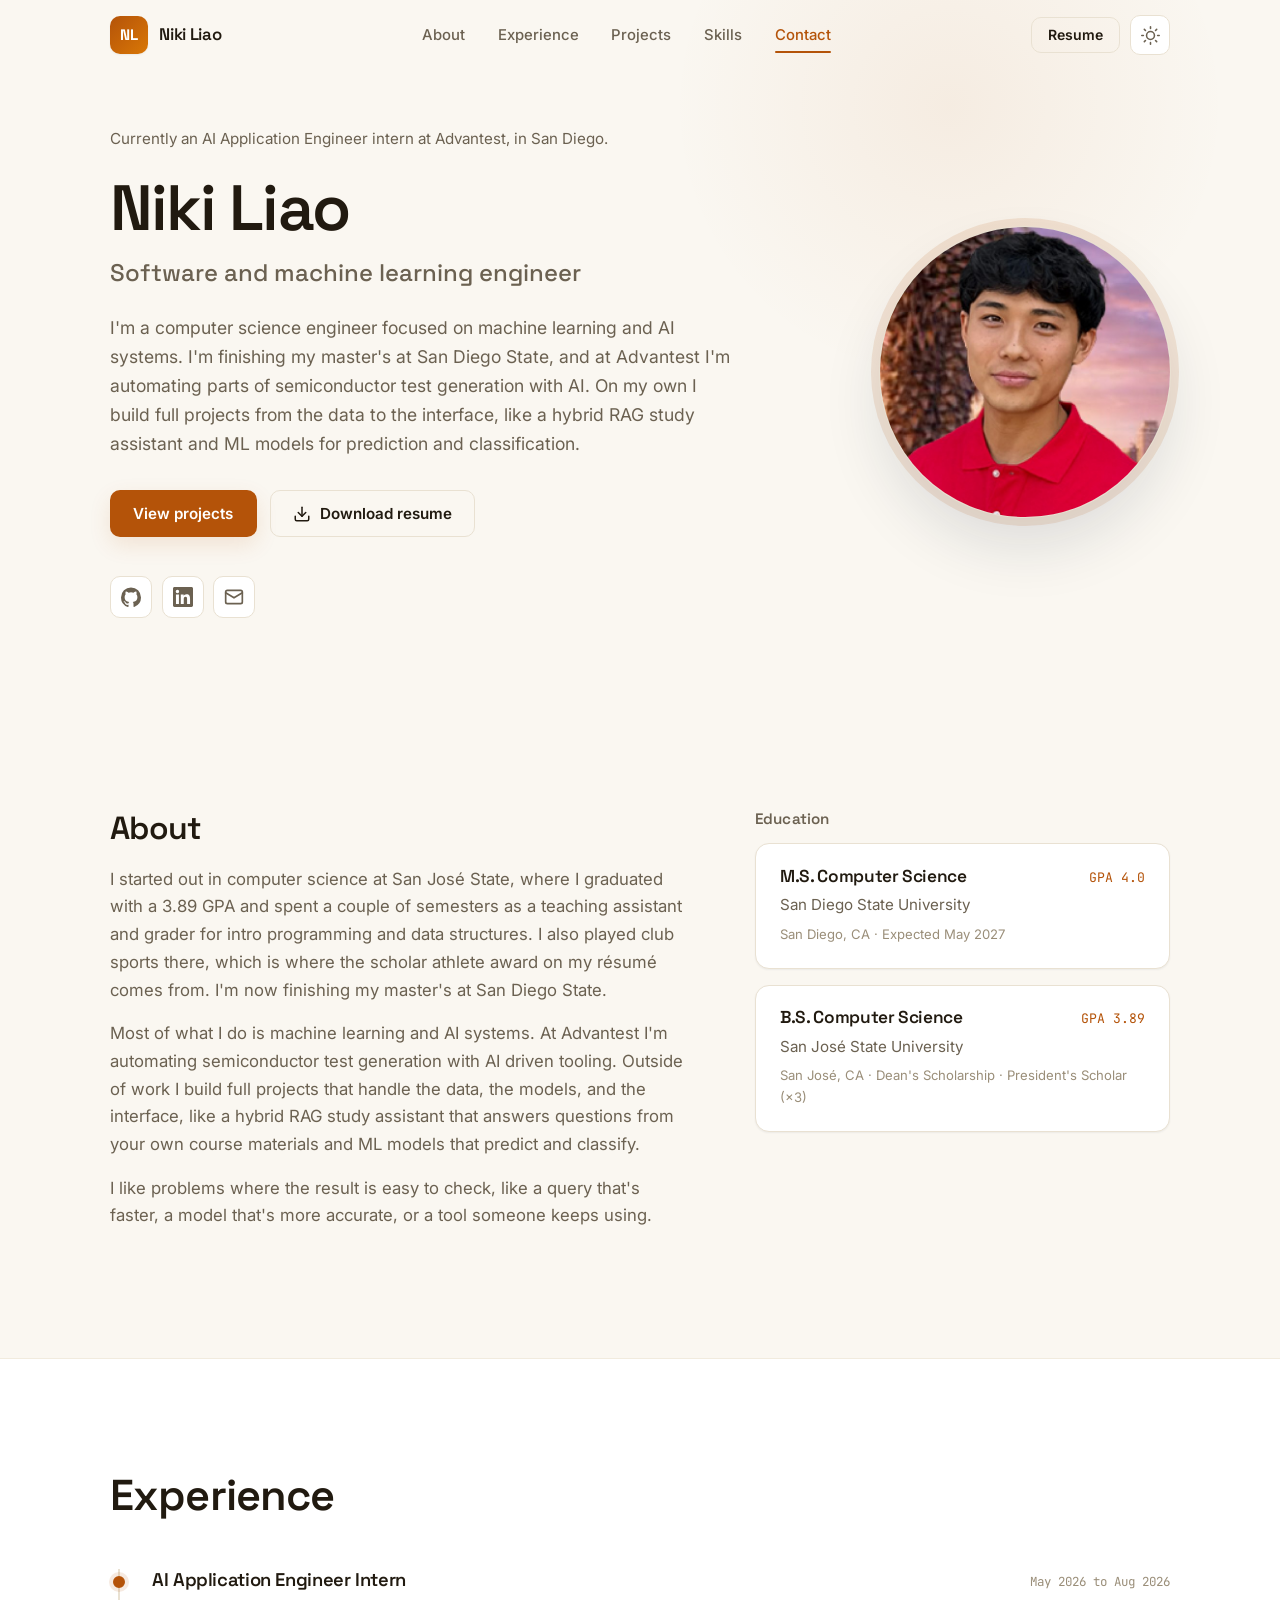
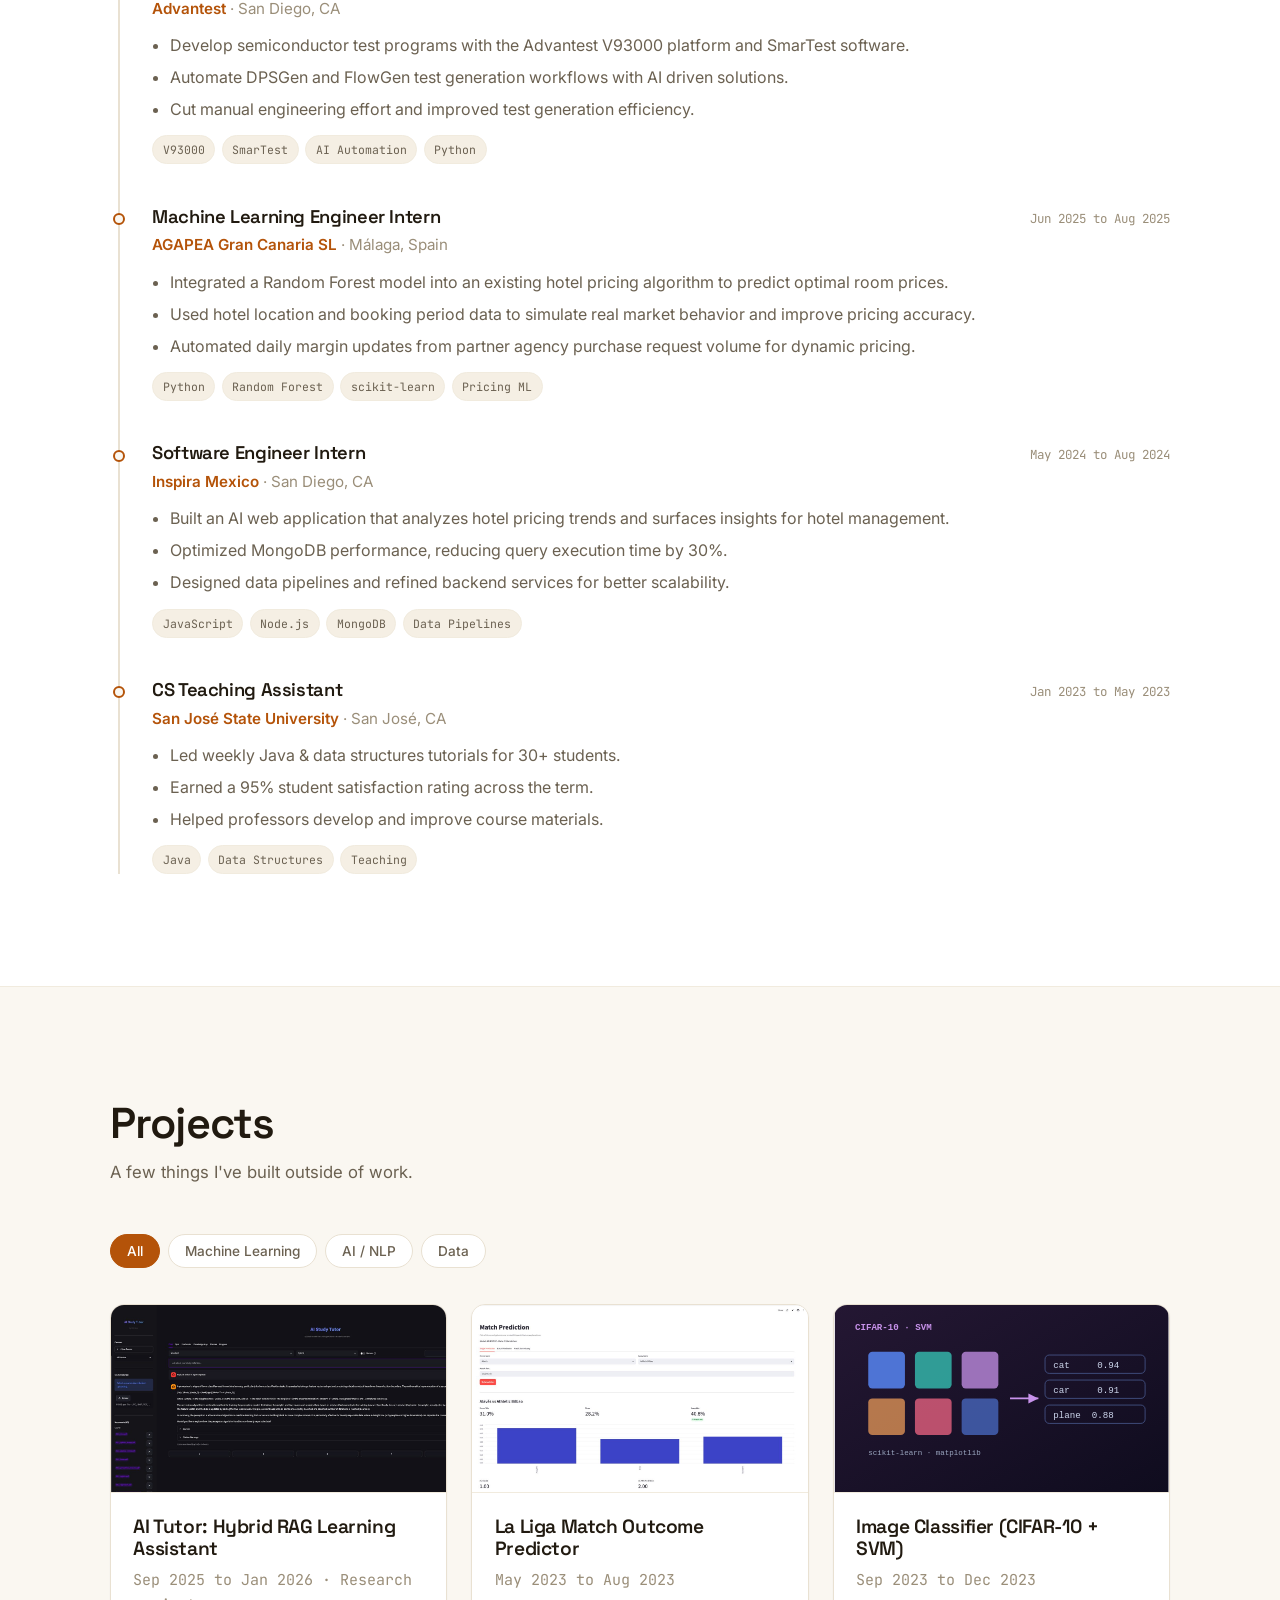
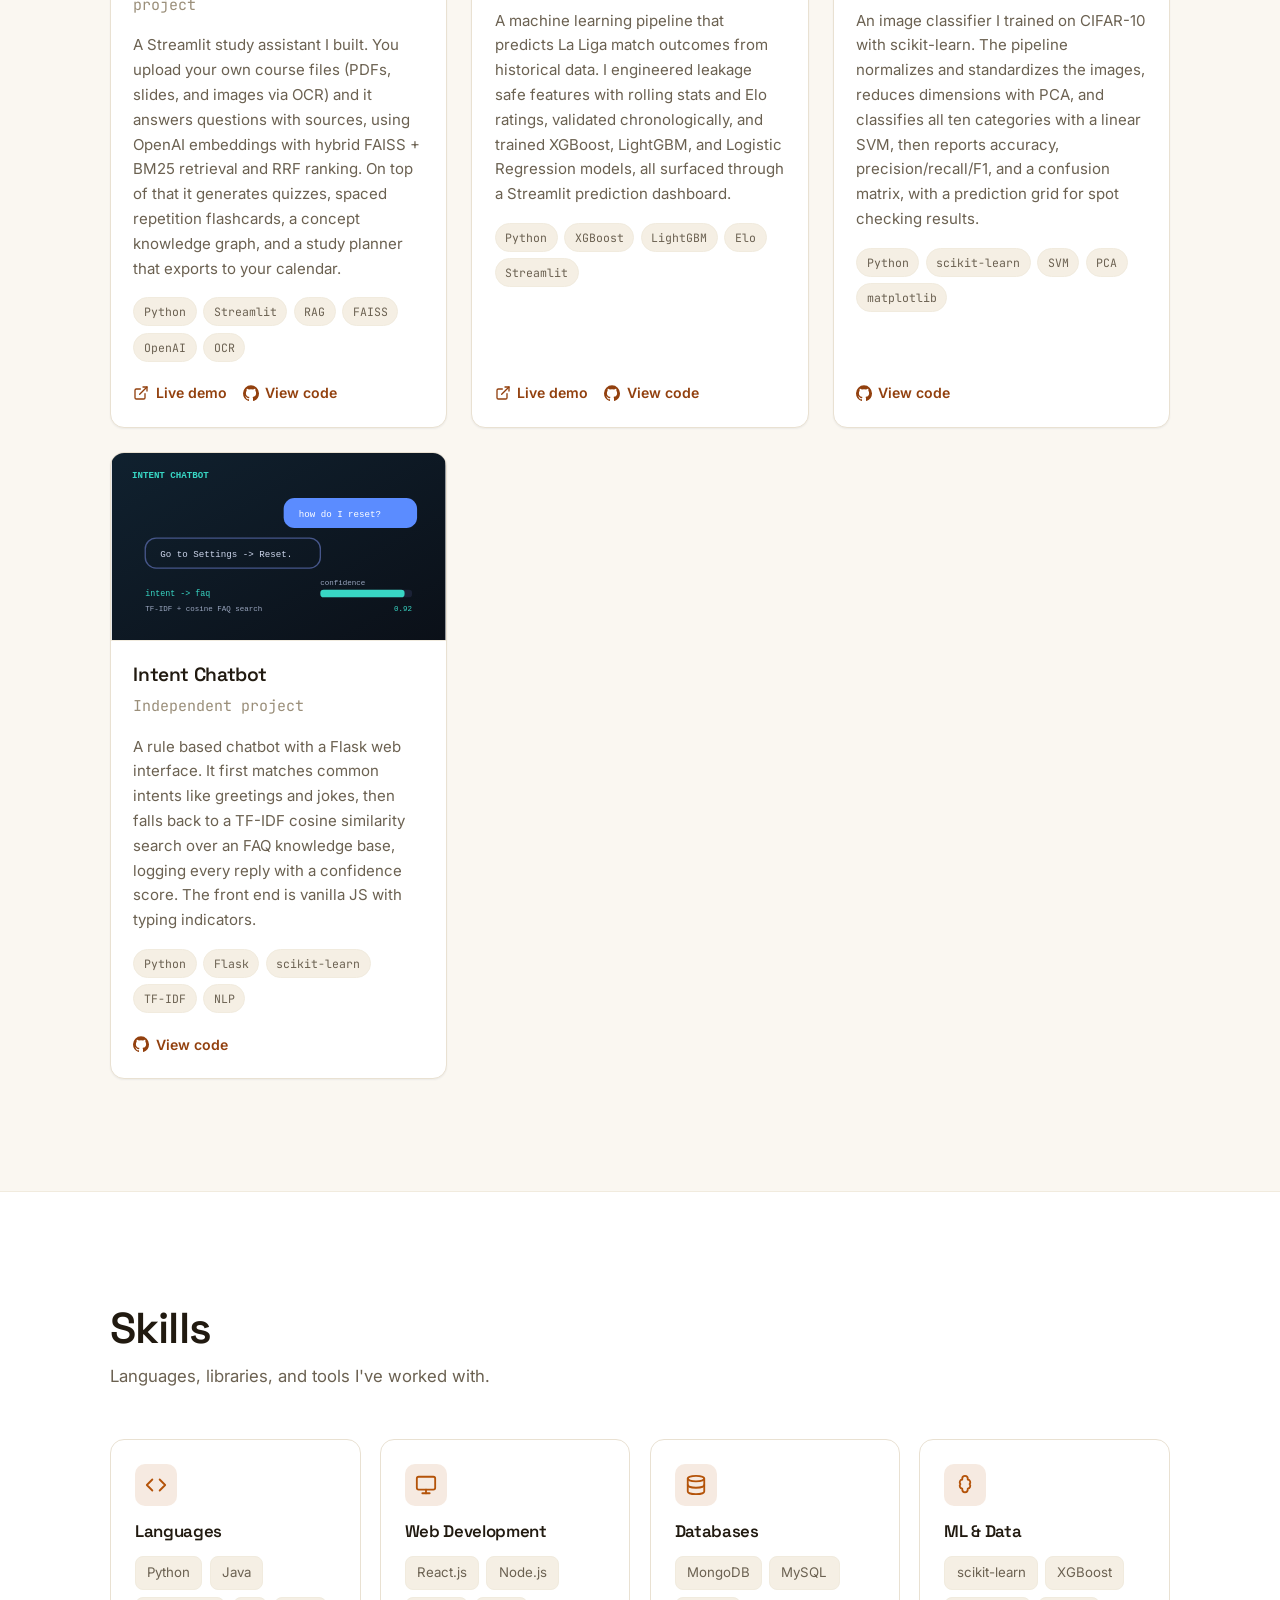
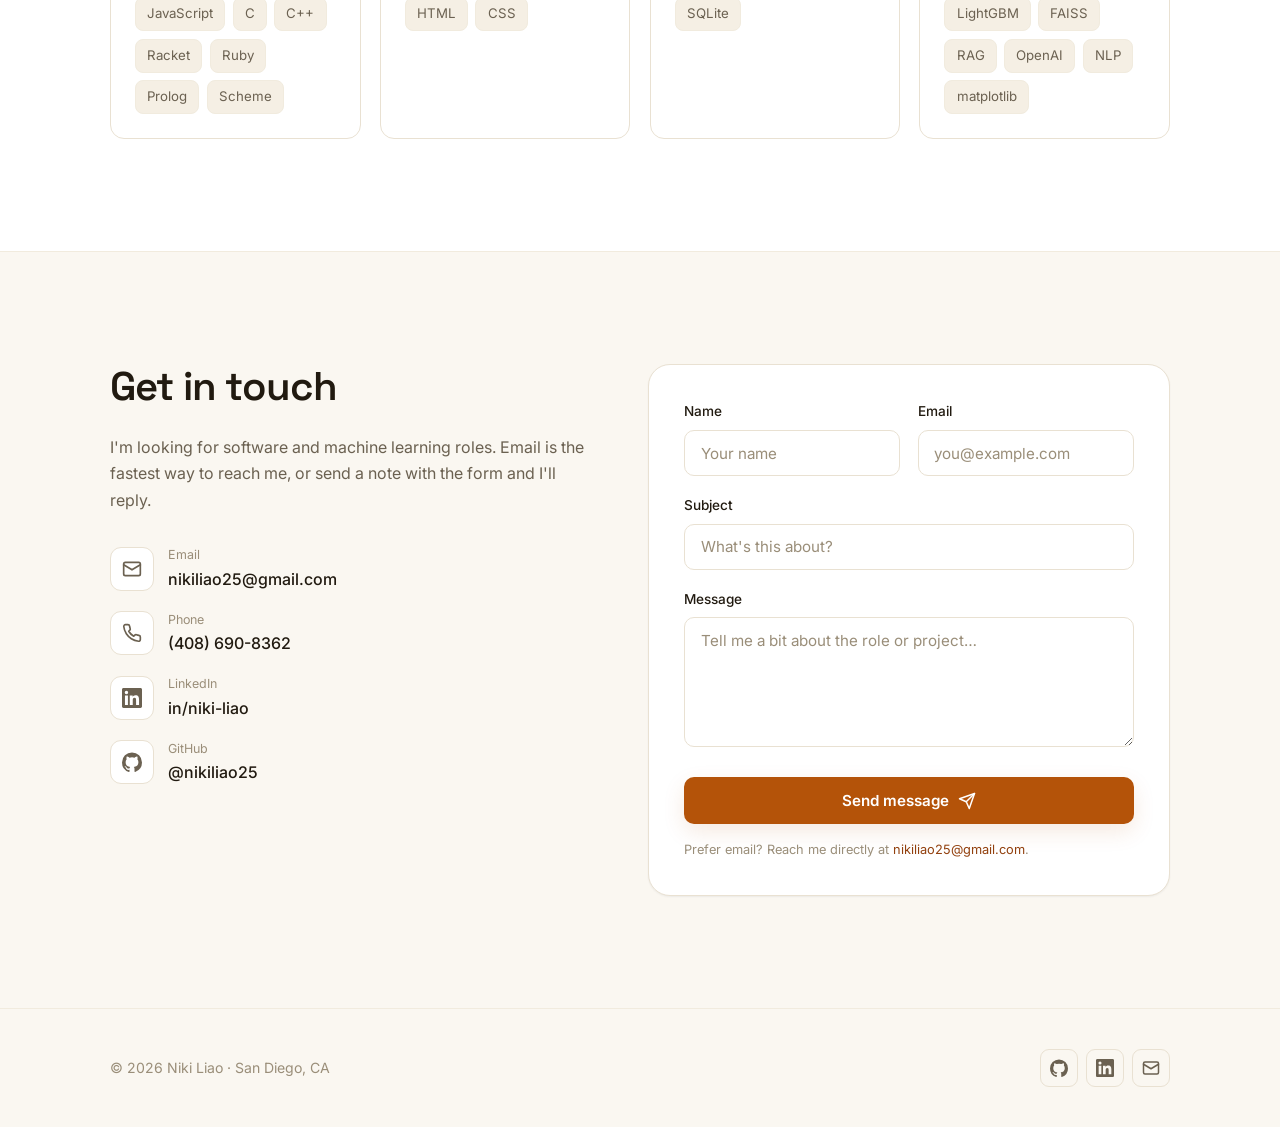
<file: index.html>
<!DOCTYPE html>
<html lang="en" data-theme="dark">
<head>
  <meta charset="utf-8" />
  <meta name="viewport" content="width=device-width, initial-scale=1" />

  <title>Niki Liao · Software &amp; Machine Learning Engineer</title>
  <meta name="description" content="Niki Liao is a software and machine learning engineer in San Diego. MS Computer Science at SDSU. Building AI driven systems, RAG applications, and ML pipelines." />
  <meta name="author" content="Niki Liao" />
  <meta name="theme-color" content="#14110b" />
  <link rel="canonical" href="https://nikiliao25.github.io/Niki_Portfolio/" />

  <!-- Open Graph / Twitter -->
  <meta property="og:type" content="website" />
  <meta property="og:title" content="Niki Liao · Software &amp; Machine Learning Engineer" />
  <meta property="og:description" content="MS Computer Science @ SDSU. Building AI driven systems, RAG applications, and ML pipelines." />
  <meta property="og:image" content="https://nikiliao25.github.io/Niki_Portfolio/images/og-image.png" />
  <meta property="og:url" content="https://nikiliao25.github.io/Niki_Portfolio/" />
  <meta name="twitter:card" content="summary_large_image" />
  <meta name="twitter:title" content="Niki Liao · Software &amp; Machine Learning Engineer" />
  <meta name="twitter:description" content="MS Computer Science @ SDSU. Building AI driven systems, RAG applications, and ML pipelines." />
  <meta name="twitter:image" content="https://nikiliao25.github.io/Niki_Portfolio/images/og-image.png" />

  <!-- Favicon: NL monogram -->
  <link rel="icon" href="data:image/svg+xml,%3Csvg xmlns='http://www.w3.org/2000/svg' viewBox='0 0 64 64'%3E%3Cdefs%3E%3ClinearGradient id='g' x1='0' y1='0' x2='1' y2='1'%3E%3Cstop offset='0' stop-color='%23f59e0b'/%3E%3Cstop offset='1' stop-color='%23fbbf24'/%3E%3C/linearGradient%3E%3C/defs%3E%3Crect width='64' height='64' rx='14' fill='url(%23g)'/%3E%3Ctext x='50%25' y='52%25' font-family='Arial,sans-serif' font-size='30' font-weight='700' fill='%2314110b' text-anchor='middle' dominant-baseline='middle'%3ENL%3C/text%3E%3C/svg%3E" />

  <!-- Fonts -->
  <link rel="preconnect" href="https://fonts.googleapis.com" />
  <link rel="preconnect" href="https://fonts.gstatic.com" crossorigin />
  <link href="https://fonts.googleapis.com/css2?family=Inter:wght@400;500;600;700&family=Space+Grotesk:wght@500;600;700&family=JetBrains+Mono:wght@400;500&display=swap" rel="stylesheet" />

  <link rel="stylesheet" href="assets/css/styles.css" />

  <!-- Structured data -->
  <script type="application/ld+json">
  {
    "@context": "https://schema.org",
    "@type": "Person",
    "name": "Niki Liao",
    "jobTitle": "Software & Machine Learning Engineer",
    "email": "mailto:nikiliao25@gmail.com",
    "address": { "@type": "PostalAddress", "addressLocality": "San Diego", "addressRegion": "CA" },
    "alumniOf": ["San José State University", "San Diego State University"],
    "url": "https://nikiliao25.github.io/Niki_Portfolio/",
    "sameAs": ["https://github.com/nikiliao25", "https://www.linkedin.com/in/niki-liao/"]
  }
  </script>
</head>

<body>
  <a class="skip-link" href="#main">Skip to content</a>

  <!-- ===== Header ===== -->
  <header class="site-header" id="header">
    <div class="container nav">
      <a class="brand" href="#top" aria-label="Niki Liao, home">
        <span class="monogram" aria-hidden="true">NL</span>
        <span class="brand-name">Niki Liao</span>
      </a>

      <ul class="nav-links" id="navLinks">
        <li><a href="#about">About</a></li>
        <li><a href="#experience">Experience</a></li>
        <li><a href="#projects">Projects</a></li>
        <li><a href="#skills">Skills</a></li>
        <li><a href="#contact">Contact</a></li>
      </ul>

      <div class="nav-actions">
        <a class="btn btn-ghost" href="assets/Niki_Liao_Resume.pdf" target="_blank" rel="noopener" style="padding:0.6rem 1rem;font-size:0.88rem;">Resume</a>
        <button class="icon-btn theme-toggle" id="themeToggle" aria-label="Toggle color theme">
          <svg class="moon" viewBox="0 0 24 24" fill="none" stroke="currentColor" stroke-width="2" stroke-linecap="round" stroke-linejoin="round"><path d="M21 12.79A9 9 0 1 1 11.21 3 7 7 0 0 0 21 12.79z"/></svg>
          <svg class="sun" viewBox="0 0 24 24" fill="none" stroke="currentColor" stroke-width="2" stroke-linecap="round" stroke-linejoin="round"><circle cx="12" cy="12" r="5"/><path d="M12 1v2M12 21v2M4.22 4.22l1.42 1.42M18.36 18.36l1.42 1.42M1 12h2M21 12h2M4.22 19.78l1.42-1.42M18.36 5.64l1.42-1.42"/></svg>
        </button>
        <button class="icon-btn nav-toggle" id="navToggle" aria-label="Toggle navigation" aria-expanded="false">
          <svg viewBox="0 0 24 24" fill="none" stroke="currentColor" stroke-width="2" stroke-linecap="round"><line x1="3" y1="6" x2="21" y2="6"/><line x1="3" y1="12" x2="21" y2="12"/><line x1="3" y1="18" x2="21" y2="18"/></svg>
        </button>
      </div>
    </div>
  </header>

  <main id="main">
    <span id="top"></span>

    <!-- ===== Hero ===== -->
    <section class="hero" id="hero">
      <div class="container hero-inner reveal">
        <div class="hero-text">
        <p class="hero-now">Currently an AI Application Engineer intern at Advantest, in San Diego.</p>
        <h1>Niki Liao</h1>
        <p class="role">Software and machine learning engineer</p>
        <p class="lead">
          I'm a computer science engineer focused on machine learning and AI
          systems. I'm finishing my master's at San Diego State, and at Advantest
          I'm automating parts of semiconductor test generation with AI. On my own
          I build full projects from the data to the interface, like a hybrid RAG
          study assistant and ML models for prediction and classification.
        </p>

        <div class="hero-actions">
          <a class="btn btn-primary" href="#projects">View projects</a>
          <a class="btn btn-ghost" href="assets/Niki_Liao_Resume.pdf" target="_blank" rel="noopener">
            <svg viewBox="0 0 24 24" fill="none" stroke="currentColor" stroke-width="2" stroke-linecap="round" stroke-linejoin="round"><path d="M21 15v4a2 2 0 0 1-2 2H5a2 2 0 0 1-2-2v-4"/><polyline points="7 10 12 15 17 10"/><line x1="12" y1="15" x2="12" y2="3"/></svg>
            Download resume
          </a>
        </div>

        <div class="hero-socials">
          <a href="https://github.com/nikiliao25" target="_blank" rel="noopener" aria-label="GitHub">
            <svg viewBox="0 0 24 24" fill="currentColor"><path d="M12 .5A12 12 0 0 0 0 12.5a12 12 0 0 0 8.21 11.4c.6.11.82-.26.82-.58v-2c-3.34.73-4.04-1.6-4.04-1.6-.55-1.39-1.34-1.76-1.34-1.76-1.09-.75.08-.73.08-.73 1.2.08 1.84 1.24 1.84 1.24 1.07 1.83 2.81 1.3 3.5.99.11-.78.42-1.3.76-1.6-2.67-.3-5.47-1.33-5.47-5.93 0-1.31.47-2.38 1.24-3.22-.13-.3-.54-1.52.12-3.18 0 0 1.01-.32 3.3 1.23a11.5 11.5 0 0 1 6 0c2.29-1.55 3.3-1.23 3.3-1.23.66 1.66.25 2.88.12 3.18.77.84 1.23 1.91 1.23 3.22 0 4.61-2.8 5.62-5.48 5.92.43.37.81 1.1.81 2.22v3.29c0 .32.22.7.83.58A12 12 0 0 0 24 12.5 12 12 0 0 0 12 .5z"/></svg>
          </a>
          <a href="https://www.linkedin.com/in/niki-liao/" target="_blank" rel="noopener" aria-label="LinkedIn">
            <svg viewBox="0 0 24 24" fill="currentColor"><path d="M20.45 20.45h-3.56v-5.57c0-1.33-.02-3.04-1.85-3.04-1.85 0-2.13 1.45-2.13 2.94v5.67H9.35V9h3.42v1.56h.05c.48-.9 1.64-1.85 3.37-1.85 3.6 0 4.27 2.37 4.27 5.46v6.28zM5.34 7.43a2.06 2.06 0 1 1 0-4.13 2.06 2.06 0 0 1 0 4.13zM7.12 20.45H3.56V9h3.56v11.45zM22.22 0H1.77C.79 0 0 .77 0 1.73v20.54C0 23.22.79 24 1.77 24h20.45c.98 0 1.78-.78 1.78-1.73V1.73C24 .77 23.2 0 22.22 0z"/></svg>
          </a>
          <a href="mailto:nikiliao25@gmail.com" aria-label="Email">
            <svg viewBox="0 0 24 24" fill="none" stroke="currentColor" stroke-width="2" stroke-linecap="round" stroke-linejoin="round"><rect x="2" y="4" width="20" height="16" rx="2"/><path d="m22 7-10 6L2 7"/></svg>
          </a>
        </div>
        </div>

        <div class="hero-photo">
          <img src="images/headshot.jpg" width="300" height="300" alt="Portrait of Niki Liao" />
        </div>
      </div>
    </section>

    <!-- ===== About ===== -->
    <section class="section" id="about">
      <div class="container">
        <div class="about-grid">
          <div class="about-text reveal">
            <h2>About</h2>
            <p>
              I started out in computer science at San José State, where I
              graduated with a 3.89 GPA and spent a couple of semesters as a
              teaching assistant and grader for intro programming and data
              structures. I also played club sports there, which is where the
              scholar athlete award on my résumé comes from. I'm now finishing
              my master's at San Diego State.
            </p>
            <p>
              Most of what I do is machine learning and AI systems. At Advantest
              I'm automating semiconductor test generation with AI driven tooling.
              Outside of work I build full projects that handle the data, the
              models, and the interface, like a hybrid RAG study assistant that
              answers questions from your own course materials and ML models that
              predict and classify.
            </p>
            <p>
              I like problems where the result is easy to check, like a query
              that's faster, a model that's more accurate, or a tool someone
              keeps using.
            </p>
          </div>

          <div class="about-edu reveal">
            <h2 class="edu-title">Education</h2>
            <div class="edu-card">
              <div class="edu-top">
                <h3>M.S. Computer Science</h3>
                <span class="gpa">GPA 4.0</span>
              </div>
              <p class="school">San Diego State University</p>
              <p class="meta">San Diego, CA · Expected May 2027</p>
            </div>
            <div class="edu-card">
              <div class="edu-top">
                <h3>B.S. Computer Science</h3>
                <span class="gpa">GPA 3.89</span>
              </div>
              <p class="school">San José State University</p>
              <p class="meta">San José, CA · Dean's Scholarship · President's Scholar (×3)</p>
            </div>
          </div>
        </div>
      </div>
    </section>

    <!-- ===== Experience ===== -->
    <section class="section" id="experience" style="background:var(--bg-soft);border-block:1px solid var(--border-soft);">
      <div class="container">
        <div class="section-head reveal">
          <h2>Experience</h2>
        </div>

        <div class="timeline">
          <article class="tl-item current reveal">
            <div class="tl-head">
              <h3 class="tl-role">AI Application Engineer Intern</h3>
              <span class="tl-date">May 2026 to Aug 2026</span>
            </div>
            <p class="tl-company">Advantest <span class="loc">· San Diego, CA</span></p>
            <ul class="tl-list">
              <li>Develop semiconductor test programs with the Advantest V93000 platform and SmarTest software.</li>
              <li>Automate DPSGen and FlowGen test generation workflows with AI driven solutions.</li>
              <li>Cut manual engineering effort and improved test generation efficiency.</li>
            </ul>
            <div class="tl-tags">
              <span class="tag">V93000</span><span class="tag">SmarTest</span><span class="tag">AI Automation</span><span class="tag">Python</span>
            </div>
          </article>

          <article class="tl-item reveal">
            <div class="tl-head">
              <h3 class="tl-role">Machine Learning Engineer Intern</h3>
              <span class="tl-date">Jun 2025 to Aug 2025</span>
            </div>
            <p class="tl-company">AGAPEA Gran Canaria SL <span class="loc">· Málaga, Spain</span></p>
            <ul class="tl-list">
              <li>Integrated a Random Forest model into an existing hotel pricing algorithm to predict optimal room prices.</li>
              <li>Used hotel location and booking period data to simulate real market behavior and improve pricing accuracy.</li>
              <li>Automated daily margin updates from partner agency purchase request volume for dynamic pricing.</li>
            </ul>
            <div class="tl-tags">
              <span class="tag">Python</span><span class="tag">Random Forest</span><span class="tag">scikit-learn</span><span class="tag">Pricing ML</span>
            </div>
          </article>

          <article class="tl-item reveal">
            <div class="tl-head">
              <h3 class="tl-role">Software Engineer Intern</h3>
              <span class="tl-date">May 2024 to Aug 2024</span>
            </div>
            <p class="tl-company">Inspira Mexico <span class="loc">· San Diego, CA</span></p>
            <ul class="tl-list">
              <li>Built an AI web application that analyzes hotel pricing trends and surfaces insights for hotel management.</li>
              <li>Optimized MongoDB performance, reducing query execution time by 30%.</li>
              <li>Designed data pipelines and refined backend services for better scalability.</li>
            </ul>
            <div class="tl-tags">
              <span class="tag">JavaScript</span><span class="tag">Node.js</span><span class="tag">MongoDB</span><span class="tag">Data Pipelines</span>
            </div>
          </article>

          <article class="tl-item reveal">
            <div class="tl-head">
              <h3 class="tl-role">CS Teaching Assistant</h3>
              <span class="tl-date">Jan 2023 to May 2023</span>
            </div>
            <p class="tl-company">San José State University <span class="loc">· San José, CA</span></p>
            <ul class="tl-list">
              <li>Led weekly Java &amp; data structures tutorials for 30+ students.</li>
              <li>Earned a 95% student satisfaction rating across the term.</li>
              <li>Helped professors develop and improve course materials.</li>
            </ul>
            <div class="tl-tags">
              <span class="tag">Java</span><span class="tag">Data Structures</span><span class="tag">Teaching</span>
            </div>
          </article>
        </div>
      </div>
    </section>

    <!-- ===== Projects ===== -->
    <section class="section" id="projects">
      <div class="container">
        <div class="section-head reveal">
          <h2>Projects</h2>
          <p>A few things I've built outside of work.</p>
        </div>

        <div class="proj-filters reveal" id="projFilters">
          <button class="filter-btn active" data-filter="all">All</button>
          <button class="filter-btn" data-filter="ml">Machine Learning</button>
          <button class="filter-btn" data-filter="ai">AI / NLP</button>
          <button class="filter-btn" data-filter="data">Data</button>
        </div>

        <div class="projects-grid" id="projectsGrid">

          <!-- Project 1: RAG AI Tutor -->
          <article class="project-card reveal" data-tags="ai ml data">
            <div class="project-thumb">
              <img src="images/proj-ai-tutor.jpg" alt="AI Study Tutor app: a chat answering a question with cited sources, plus tabs for quizzes, flashcards, a knowledge map and a study planner" loading="lazy" />
            </div>
            <div class="project-body">
              <h3>AI Tutor: Hybrid RAG Learning Assistant</h3>
              <p class="project-date">Sep 2025 to Jan 2026 · Research project</p>
              <p>
                A Streamlit study assistant I built. You upload your own course files
                (PDFs, slides, and images via OCR) and it answers questions with sources,
                using OpenAI embeddings with hybrid FAISS + BM25 retrieval and RRF ranking.
                On top of that it generates quizzes, spaced repetition flashcards, a concept
                knowledge graph, and a study planner that exports to your calendar.
              </p>
              <div class="project-tags">
                <span class="tag">Python</span><span class="tag">Streamlit</span><span class="tag">RAG</span><span class="tag">FAISS</span><span class="tag">OpenAI</span><span class="tag">OCR</span>
              </div>
              <div class="project-links">
                <a href="https://ai-tutor-nikiliao25.streamlit.app/" target="_blank" rel="noopener">
                  <svg viewBox="0 0 24 24" fill="none" stroke="currentColor" stroke-width="2" stroke-linecap="round" stroke-linejoin="round"><path d="M18 13v6a2 2 0 0 1-2 2H5a2 2 0 0 1-2-2V8a2 2 0 0 1 2-2h6"/><polyline points="15 3 21 3 21 9"/><line x1="10" y1="14" x2="21" y2="3"/></svg>
                  Live demo
                </a>
                <a href="https://github.com/nikiliao25/AI-Tutor" target="_blank" rel="noopener">
                  <svg viewBox="0 0 24 24" fill="currentColor"><path d="M12 .5A12 12 0 0 0 0 12.5a12 12 0 0 0 8.21 11.4c.6.11.82-.26.82-.58v-2c-3.34.73-4.04-1.6-4.04-1.6-.55-1.39-1.34-1.76-1.34-1.76-1.09-.75.08-.73.08-.73 1.2.08 1.84 1.24 1.84 1.24 1.07 1.83 2.81 1.3 3.5.99.11-.78.42-1.3.76-1.6-2.67-.3-5.47-1.33-5.47-5.93 0-1.31.47-2.38 1.24-3.22-.13-.3-.54-1.52.12-3.18 0 0 1.01-.32 3.3 1.23a11.5 11.5 0 0 1 6 0c2.29-1.55 3.3-1.23 3.3-1.23.66 1.66.25 2.88.12 3.18.77.84 1.23 1.91 1.23 3.22 0 4.61-2.8 5.62-5.48 5.92.43.37.81 1.1.81 2.22v3.29c0 .32.22.7.83.58A12 12 0 0 0 24 12.5 12 12 0 0 0 12 .5z"/></svg>
                  View code
                </a>
              </div>
            </div>
          </article>

          <!-- Project 2: La Liga predictor -->
          <article class="project-card reveal" data-tags="ml data">
            <div class="project-thumb">
              <img src="images/proj-laliga.jpg" alt="La Liga predictor app: XGBoost match outcome probabilities with a feature chart for Alaves vs Athletic Bilbao" loading="lazy" />
            </div>
            <div class="project-body">
              <h3>La Liga Match Outcome Predictor</h3>
              <p class="project-date">May 2023 to Aug 2023</p>
              <p>
                A machine learning pipeline that predicts La Liga match outcomes from
                historical data. I engineered leakage safe features with rolling stats and
                Elo ratings, validated chronologically, and trained XGBoost, LightGBM, and
                Logistic Regression models, all surfaced through a Streamlit prediction dashboard.
              </p>
              <div class="project-tags">
                <span class="tag">Python</span><span class="tag">XGBoost</span><span class="tag">LightGBM</span><span class="tag">Elo</span><span class="tag">Streamlit</span>
              </div>
              <div class="project-links">
                <a href="https://laligapredictor-nikiliao25.streamlit.app/" target="_blank" rel="noopener">
                  <svg viewBox="0 0 24 24" fill="none" stroke="currentColor" stroke-width="2" stroke-linecap="round" stroke-linejoin="round"><path d="M18 13v6a2 2 0 0 1-2 2H5a2 2 0 0 1-2-2V8a2 2 0 0 1 2-2h6"/><polyline points="15 3 21 3 21 9"/><line x1="10" y1="14" x2="21" y2="3"/></svg>
                  Live demo
                </a>
                <a href="https://github.com/nikiliao25/LaLigaPredictor" target="_blank" rel="noopener">
                  <svg viewBox="0 0 24 24" fill="currentColor"><path d="M12 .5A12 12 0 0 0 0 12.5a12 12 0 0 0 8.21 11.4c.6.11.82-.26.82-.58v-2c-3.34.73-4.04-1.6-4.04-1.6-.55-1.39-1.34-1.76-1.34-1.76-1.09-.75.08-.73.08-.73 1.2.08 1.84 1.24 1.84 1.24 1.07 1.83 2.81 1.3 3.5.99.11-.78.42-1.3.76-1.6-2.67-.3-5.47-1.33-5.47-5.93 0-1.31.47-2.38 1.24-3.22-.13-.3-.54-1.52.12-3.18 0 0 1.01-.32 3.3 1.23a11.5 11.5 0 0 1 6 0c2.29-1.55 3.3-1.23 3.3-1.23.66 1.66.25 2.88.12 3.18.77.84 1.23 1.91 1.23 3.22 0 4.61-2.8 5.62-5.48 5.92.43.37.81 1.1.81 2.22v3.29c0 .32.22.7.83.58A12 12 0 0 0 24 12.5 12 12 0 0 0 12 .5z"/></svg>
                  View code
                </a>
              </div>
            </div>
          </article>

          <!-- Project 3: Image classifier -->
          <article class="project-card reveal" data-tags="ml">
            <div class="project-thumb">
              <svg viewBox="0 0 400 225" xmlns="http://www.w3.org/2000/svg" role="img" aria-label="CIFAR-10 image classifier">
                <defs>
                  <linearGradient id="p3bg" x1="0" y1="0" x2="1" y2="1">
                    <stop offset="0" stop-color="#241733"/><stop offset="1" stop-color="#0f0c1e"/>
                  </linearGradient>
                </defs>
                <rect width="400" height="225" fill="url(#p3bg)"/>
                <text x="24" y="30" fill="#c792ea" font-family="monospace" font-size="11" font-weight="700">CIFAR-10 · SVM</text>
                <!-- image grid -->
                <g>
                  <rect x="40" y="56" width="44" height="44" rx="5" fill="#5b8cff" opacity="0.8"/>
                  <rect x="96" y="56" width="44" height="44" rx="5" fill="#38d6c4" opacity="0.7"/>
                  <rect x="152" y="56" width="44" height="44" rx="5" fill="#c792ea" opacity="0.75"/>
                  <rect x="40" y="112" width="44" height="44" rx="5" fill="#f7a35c" opacity="0.7"/>
                  <rect x="96" y="112" width="44" height="44" rx="5" fill="#ff6b8a" opacity="0.7"/>
                  <rect x="152" y="112" width="44" height="44" rx="5" fill="#5b8cff" opacity="0.55"/>
                </g>
                <!-- arrow to labels -->
                <path d="M210 112 H244" stroke="#c792ea" stroke-width="2" marker-end="url(#a3)"/>
                <marker id="a3" markerWidth="8" markerHeight="8" refX="6" refY="3" orient="auto"><path d="M0 0 L6 3 L0 6 Z" fill="#c792ea"/></marker>
                <g font-family="monospace" font-size="11" fill="#cdd6ec">
                  <rect x="252" y="60" width="120" height="22" rx="5" fill="none" stroke="#46568a"/>
                  <text x="262" y="75">cat&#160;&#160;&#160;&#160;&#160;0.94</text>
                  <rect x="252" y="90" width="120" height="22" rx="5" fill="none" stroke="#46568a"/>
                  <text x="262" y="105">car&#160;&#160;&#160;&#160;&#160;0.91</text>
                  <rect x="252" y="120" width="120" height="22" rx="5" fill="none" stroke="#46568a"/>
                  <text x="262" y="135">plane&#160;&#160;0.88</text>
                </g>
                <text x="40" y="180" fill="#9aa6bf" font-family="monospace" font-size="9">scikit-learn · matplotlib</text>
              </svg>
            </div>
            <div class="project-body">
              <h3>Image Classifier (CIFAR-10 + SVM)</h3>
              <p class="project-date">Sep 2023 to Dec 2023</p>
              <p>
                An image classifier I trained on CIFAR-10 with scikit-learn. The pipeline
                normalizes and standardizes the images, reduces dimensions with PCA, and
                classifies all ten categories with a linear SVM, then reports accuracy,
                precision/recall/F1, and a confusion matrix, with a prediction grid for
                spot checking results.
              </p>
              <div class="project-tags">
                <span class="tag">Python</span><span class="tag">scikit-learn</span><span class="tag">SVM</span><span class="tag">PCA</span><span class="tag">matplotlib</span>
              </div>
              <div class="project-links">
                <a href="https://github.com/nikiliao25/Image-Classifier" target="_blank" rel="noopener">
                  <svg viewBox="0 0 24 24" fill="currentColor"><path d="M12 .5A12 12 0 0 0 0 12.5a12 12 0 0 0 8.21 11.4c.6.11.82-.26.82-.58v-2c-3.34.73-4.04-1.6-4.04-1.6-.55-1.39-1.34-1.76-1.34-1.76-1.09-.75.08-.73.08-.73 1.2.08 1.84 1.24 1.84 1.24 1.07 1.83 2.81 1.3 3.5.99.11-.78.42-1.3.76-1.6-2.67-.3-5.47-1.33-5.47-5.93 0-1.31.47-2.38 1.24-3.22-.13-.3-.54-1.52.12-3.18 0 0 1.01-.32 3.3 1.23a11.5 11.5 0 0 1 6 0c2.29-1.55 3.3-1.23 3.3-1.23.66 1.66.25 2.88.12 3.18.77.84 1.23 1.91 1.23 3.22 0 4.61-2.8 5.62-5.48 5.92.43.37.81 1.1.81 2.22v3.29c0 .32.22.7.83.58A12 12 0 0 0 24 12.5 12 12 0 0 0 12 .5z"/></svg>
                  View code
                </a>
              </div>
            </div>
          </article>

          <!-- Project 4: Intent chatbot -->
          <article class="project-card reveal" data-tags="ai">
            <div class="project-thumb">
              <svg viewBox="0 0 400 225" xmlns="http://www.w3.org/2000/svg" role="img" aria-label="Rule based intent chatbot">
                <defs>
                  <linearGradient id="p4bg" x1="0" y1="0" x2="1" y2="1">
                    <stop offset="0" stop-color="#10212f"/><stop offset="1" stop-color="#0b1018"/>
                  </linearGradient>
                </defs>
                <rect width="400" height="225" fill="url(#p4bg)"/>
                <text x="24" y="30" fill="#38d6c4" font-family="monospace" font-size="11" font-weight="700">INTENT CHATBOT</text>
                <!-- user message bubble -->
                <rect x="206" y="54" width="160" height="36" rx="13" fill="#5b8cff"/>
                <text x="224" y="77" fill="#fff" font-family="monospace" font-size="11">how do I reset?</text>
                <!-- bot reply bubble -->
                <rect x="40" y="102" width="210" height="36" rx="13" fill="none" stroke="#46568a" stroke-width="1.6"/>
                <text x="58" y="125" fill="#cdd6ec" font-family="monospace" font-size="11">Go to Settings -&gt; Reset.</text>
                <!-- routing + confidence -->
                <text x="40" y="172" fill="#38d6c4" font-family="monospace" font-size="10">intent -&gt; faq</text>
                <text x="40" y="190" fill="#9aa6bf" font-family="monospace" font-size="9">TF-IDF + cosine FAQ search</text>
                <text x="250" y="158" fill="#9aa6bf" font-family="monospace" font-size="9">confidence</text>
                <rect x="250" y="164" width="110" height="9" rx="4" fill="#1b2236"/>
                <rect x="250" y="164" width="101" height="9" rx="4" fill="#38d6c4"/>
                <text x="360" y="190" fill="#38d6c4" font-family="monospace" font-size="9" text-anchor="end">0.92</text>
              </svg>
            </div>
            <div class="project-body">
              <h3>Intent Chatbot</h3>
              <p class="project-date">Independent project</p>
              <p>
                A rule based chatbot with a Flask web interface. It first matches common
                intents like greetings and jokes, then falls back to a TF-IDF cosine
                similarity search over an FAQ knowledge base, logging every reply with a
                confidence score. The front end is vanilla JS with typing indicators.
              </p>
              <div class="project-tags">
                <span class="tag">Python</span><span class="tag">Flask</span><span class="tag">scikit-learn</span><span class="tag">TF-IDF</span><span class="tag">NLP</span>
              </div>
              <div class="project-links">
                <a href="https://github.com/nikiliao25/Chatbot-Intent" target="_blank" rel="noopener">
                  <svg viewBox="0 0 24 24" fill="currentColor"><path d="M12 .5A12 12 0 0 0 0 12.5a12 12 0 0 0 8.21 11.4c.6.11.82-.26.82-.58v-2c-3.34.73-4.04-1.6-4.04-1.6-.55-1.39-1.34-1.76-1.34-1.76-1.09-.75.08-.73.08-.73 1.2.08 1.84 1.24 1.84 1.24 1.07 1.83 2.81 1.3 3.5.99.11-.78.42-1.3.76-1.6-2.67-.3-5.47-1.33-5.47-5.93 0-1.31.47-2.38 1.24-3.22-.13-.3-.54-1.52.12-3.18 0 0 1.01-.32 3.3 1.23a11.5 11.5 0 0 1 6 0c2.29-1.55 3.3-1.23 3.3-1.23.66 1.66.25 2.88.12 3.18.77.84 1.23 1.91 1.23 3.22 0 4.61-2.8 5.62-5.48 5.92.43.37.81 1.1.81 2.22v3.29c0 .32.22.7.83.58A12 12 0 0 0 24 12.5 12 12 0 0 0 12 .5z"/></svg>
                  View code
                </a>
              </div>
            </div>
          </article>

        </div>
      </div>
    </section>

    <!-- ===== Skills ===== -->
    <section class="section" id="skills" style="background:var(--bg-soft);border-block:1px solid var(--border-soft);">
      <div class="container">
        <div class="section-head reveal">
          <h2>Skills</h2>
          <p>Languages, libraries, and tools I've worked with.</p>
        </div>

        <div class="skills-grid">
          <div class="skill-card reveal">
            <div class="skill-icon"><svg viewBox="0 0 24 24" fill="none" stroke="currentColor" stroke-width="2" stroke-linecap="round" stroke-linejoin="round"><polyline points="16 18 22 12 16 6"/><polyline points="8 6 2 12 8 18"/></svg></div>
            <h3>Languages</h3>
            <div class="chips">
              <span class="chip">Python</span><span class="chip">Java</span><span class="chip">JavaScript</span>
              <span class="chip">C</span><span class="chip">C++</span><span class="chip">Racket</span>
              <span class="chip">Ruby</span><span class="chip">Prolog</span><span class="chip">Scheme</span>
            </div>
          </div>

          <div class="skill-card reveal">
            <div class="skill-icon"><svg viewBox="0 0 24 24" fill="none" stroke="currentColor" stroke-width="2" stroke-linecap="round" stroke-linejoin="round"><rect x="2" y="3" width="20" height="14" rx="2"/><line x1="8" y1="21" x2="16" y2="21"/><line x1="12" y1="17" x2="12" y2="21"/></svg></div>
            <h3>Web Development</h3>
            <div class="chips">
              <span class="chip">React.js</span><span class="chip">Node.js</span>
              <span class="chip">HTML</span><span class="chip">CSS</span>
            </div>
          </div>

          <div class="skill-card reveal">
            <div class="skill-icon"><svg viewBox="0 0 24 24" fill="none" stroke="currentColor" stroke-width="2" stroke-linecap="round" stroke-linejoin="round"><ellipse cx="12" cy="5" rx="9" ry="3"/><path d="M3 5v14c0 1.66 4 3 9 3s9-1.34 9-3V5"/><path d="M3 12c0 1.66 4 3 9 3s9-1.34 9-3"/></svg></div>
            <h3>Databases</h3>
            <div class="chips">
              <span class="chip">MongoDB</span><span class="chip">MySQL</span><span class="chip">SQLite</span>
            </div>
          </div>

          <div class="skill-card reveal">
            <div class="skill-icon"><svg viewBox="0 0 24 24" fill="none" stroke="currentColor" stroke-width="2" stroke-linecap="round" stroke-linejoin="round"><path d="M12 2a3 3 0 0 0-3 3v1a3 3 0 0 0-2 5 3 3 0 0 0 2 5v1a3 3 0 0 0 6 0v-1a3 3 0 0 0 2-5 3 3 0 0 0-2-5V5a3 3 0 0 0-3-3z"/></svg></div>
            <h3>ML &amp; Data</h3>
            <div class="chips">
              <span class="chip">scikit-learn</span><span class="chip">XGBoost</span><span class="chip">LightGBM</span>
              <span class="chip">FAISS</span><span class="chip">RAG</span><span class="chip">OpenAI</span>
              <span class="chip">NLP</span><span class="chip">matplotlib</span>
            </div>
          </div>
        </div>
      </div>
    </section>

    <!-- ===== Contact ===== -->
    <section class="section" id="contact">
      <div class="container">
        <div class="contact-grid">
          <div class="contact-info reveal">
            <h2>Get in touch</h2>
            <p>
              I'm looking for software and machine learning roles. Email is the
              fastest way to reach me, or send a note with the form and I'll
              reply.
            </p>
            <ul class="contact-channels">
              <li>
                <a href="mailto:nikiliao25@gmail.com">
                  <span class="ci-icon"><svg viewBox="0 0 24 24" fill="none" stroke="currentColor" stroke-width="2" stroke-linecap="round" stroke-linejoin="round"><rect x="2" y="4" width="20" height="16" rx="2"/><path d="m22 7-10 6L2 7"/></svg></span>
                  <span class="ci-text"><span class="ci-label">Email</span><span class="ci-value">nikiliao25@gmail.com</span></span>
                </a>
              </li>
              <li>
                <a href="tel:+14086908362">
                  <span class="ci-icon"><svg viewBox="0 0 24 24" fill="none" stroke="currentColor" stroke-width="2" stroke-linecap="round" stroke-linejoin="round"><path d="M22 16.92v3a2 2 0 0 1-2.18 2 19.79 19.79 0 0 1-8.63-3.07 19.5 19.5 0 0 1-6-6 19.79 19.79 0 0 1-3.07-8.67A2 2 0 0 1 4.11 2h3a2 2 0 0 1 2 1.72c.13.96.36 1.9.7 2.81a2 2 0 0 1-.45 2.11L8.09 9.91a16 16 0 0 0 6 6l1.27-1.27a2 2 0 0 1 2.11-.45c.9.34 1.85.57 2.81.7A2 2 0 0 1 22 16.92z"/></svg></span>
                  <span class="ci-text"><span class="ci-label">Phone</span><span class="ci-value">(408) 690-8362</span></span>
                </a>
              </li>
              <li>
                <a href="https://www.linkedin.com/in/niki-liao/" target="_blank" rel="noopener">
                  <span class="ci-icon"><svg viewBox="0 0 24 24" fill="currentColor"><path d="M20.45 20.45h-3.56v-5.57c0-1.33-.02-3.04-1.85-3.04-1.85 0-2.13 1.45-2.13 2.94v5.67H9.35V9h3.42v1.56h.05c.48-.9 1.64-1.85 3.37-1.85 3.6 0 4.27 2.37 4.27 5.46v6.28zM5.34 7.43a2.06 2.06 0 1 1 0-4.13 2.06 2.06 0 0 1 0 4.13zM7.12 20.45H3.56V9h3.56v11.45zM22.22 0H1.77C.79 0 0 .77 0 1.73v20.54C0 23.22.79 24 1.77 24h20.45c.98 0 1.78-.78 1.78-1.73V1.73C24 .77 23.2 0 22.22 0z"/></svg></span>
                  <span class="ci-text"><span class="ci-label">LinkedIn</span><span class="ci-value">in/niki-liao</span></span>
                </a>
              </li>
              <li>
                <a href="https://github.com/nikiliao25" target="_blank" rel="noopener">
                  <span class="ci-icon"><svg viewBox="0 0 24 24" fill="currentColor"><path d="M12 .5A12 12 0 0 0 0 12.5a12 12 0 0 0 8.21 11.4c.6.11.82-.26.82-.58v-2c-3.34.73-4.04-1.6-4.04-1.6-.55-1.39-1.34-1.76-1.34-1.76-1.09-.75.08-.73.08-.73 1.2.08 1.84 1.24 1.84 1.24 1.07 1.83 2.81 1.3 3.5.99.11-.78.42-1.3.76-1.6-2.67-.3-5.47-1.33-5.47-5.93 0-1.31.47-2.38 1.24-3.22-.13-.3-.54-1.52.12-3.18 0 0 1.01-.32 3.3 1.23a11.5 11.5 0 0 1 6 0c2.29-1.55 3.3-1.23 3.3-1.23.66 1.66.25 2.88.12 3.18.77.84 1.23 1.91 1.23 3.22 0 4.61-2.8 5.62-5.48 5.92.43.37.81 1.1.81 2.22v3.29c0 .32.22.7.83.58A12 12 0 0 0 24 12.5 12 12 0 0 0 12 .5z"/></svg></span>
                  <span class="ci-text"><span class="ci-label">GitHub</span><span class="ci-value">@nikiliao25</span></span>
                </a>
              </li>
            </ul>
          </div>

          <form class="contact-form reveal" id="contactForm" novalidate>
            <div class="form-row">
              <div class="field">
                <label for="cf-name">Name</label>
                <input type="text" id="cf-name" name="name" placeholder="Your name" required />
              </div>
              <div class="field">
                <label for="cf-email">Email</label>
                <input type="email" id="cf-email" name="email" placeholder="you@example.com" required />
              </div>
            </div>
            <div class="field">
              <label for="cf-subject">Subject</label>
              <input type="text" id="cf-subject" name="subject" placeholder="What's this about?" />
            </div>
            <div class="field">
              <label for="cf-message">Message</label>
              <textarea id="cf-message" name="message" placeholder="Tell me a bit about the role or project…" required></textarea>
            </div>
            <button type="submit" class="btn btn-primary" id="cfSubmit">
              <span class="btn-label">Send message</span>
              <svg viewBox="0 0 24 24" fill="none" stroke="currentColor" stroke-width="2" stroke-linecap="round" stroke-linejoin="round"><line x1="22" y1="2" x2="11" y2="13"/><polygon points="22 2 15 22 11 13 2 9 22 2"/></svg>
            </button>
            <div class="form-status" id="formStatus" role="status" aria-live="polite"></div>
            <p class="form-note">Prefer email? Reach me directly at <a href="mailto:nikiliao25@gmail.com">nikiliao25@gmail.com</a>.</p>
          </form>
        </div>
      </div>
    </section>
  </main>

  <!-- ===== Footer ===== -->
  <footer class="site-footer">
    <div class="container footer-inner">
      <p>&copy; <span id="year">2026</span> Niki Liao · San Diego, CA</p>
      <div class="footer-socials">
        <a href="https://github.com/nikiliao25" target="_blank" rel="noopener" aria-label="GitHub"><svg viewBox="0 0 24 24" fill="currentColor"><path d="M12 .5A12 12 0 0 0 0 12.5a12 12 0 0 0 8.21 11.4c.6.11.82-.26.82-.58v-2c-3.34.73-4.04-1.6-4.04-1.6-.55-1.39-1.34-1.76-1.34-1.76-1.09-.75.08-.73.08-.73 1.2.08 1.84 1.24 1.84 1.24 1.07 1.83 2.81 1.3 3.5.99.11-.78.42-1.3.76-1.6-2.67-.3-5.47-1.33-5.47-5.93 0-1.31.47-2.38 1.24-3.22-.13-.3-.54-1.52.12-3.18 0 0 1.01-.32 3.3 1.23a11.5 11.5 0 0 1 6 0c2.29-1.55 3.3-1.23 3.3-1.23.66 1.66.25 2.88.12 3.18.77.84 1.23 1.91 1.23 3.22 0 4.61-2.8 5.62-5.48 5.92.43.37.81 1.1.81 2.22v3.29c0 .32.22.7.83.58A12 12 0 0 0 24 12.5 12 12 0 0 0 12 .5z"/></svg></a>
        <a href="https://www.linkedin.com/in/niki-liao/" target="_blank" rel="noopener" aria-label="LinkedIn"><svg viewBox="0 0 24 24" fill="currentColor"><path d="M20.45 20.45h-3.56v-5.57c0-1.33-.02-3.04-1.85-3.04-1.85 0-2.13 1.45-2.13 2.94v5.67H9.35V9h3.42v1.56h.05c.48-.9 1.64-1.85 3.37-1.85 3.6 0 4.27 2.37 4.27 5.46v6.28zM5.34 7.43a2.06 2.06 0 1 1 0-4.13 2.06 2.06 0 0 1 0 4.13zM7.12 20.45H3.56V9h3.56v11.45zM22.22 0H1.77C.79 0 0 .77 0 1.73v20.54C0 23.22.79 24 1.77 24h20.45c.98 0 1.78-.78 1.78-1.73V1.73C24 .77 23.2 0 22.22 0z"/></svg></a>
        <a href="mailto:nikiliao25@gmail.com" aria-label="Email"><svg viewBox="0 0 24 24" fill="none" stroke="currentColor" stroke-width="2" stroke-linecap="round" stroke-linejoin="round"><rect x="2" y="4" width="20" height="16" rx="2"/><path d="m22 7-10 6L2 7"/></svg></a>
      </div>
    </div>
  </footer>

  <button class="to-top" id="toTop" aria-label="Back to top">
    <svg viewBox="0 0 24 24" fill="none" stroke="currentColor" stroke-width="2" stroke-linecap="round" stroke-linejoin="round"><line x1="12" y1="19" x2="12" y2="5"/><polyline points="5 12 12 5 19 12"/></svg>
  </button>

  <script src="assets/js/app.js"></script>
</body>
</html>
</file>
<file: assets/css/styles.css>
/* =================================================================
   Niki Liao — Portfolio
   Custom design system. No frameworks, no template.
   ================================================================= */

/* ---------- Design tokens ---------- */
:root {
  /* Dark theme (default) — Amber on espresso */
  --bg: #14110b;
  --bg-soft: #1a160e;
  --surface: #211a10;
  --surface-2: #2a2115;
  --border: #3a2f1c;
  --border-soft: #281f12;

  --text: #f1ece2;
  --text-muted: #b8ab94;
  --text-faint: #897c64;

  --accent: #f59e0b;
  --accent-strong: #fbb12f;
  --accent-2: #fbbf24;
  --accent-ink: #14110b;
  --accent-glow: rgba(245, 158, 11, 0.16);

  --shadow-sm: 0 1px 2px rgba(0, 0, 0, 0.4);
  --shadow-md: 0 10px 30px rgba(0, 0, 0, 0.35);
  --shadow-lg: 0 30px 60px rgba(0, 0, 0, 0.45);

  --radius: 14px;
  --radius-sm: 10px;
  --radius-lg: 22px;

  --maxw: 1140px;
  --gutter: clamp(1.1rem, 4vw, 2.5rem);

  --font-sans: "Inter", -apple-system, BlinkMacSystemFont, "Segoe UI", Roboto, Helvetica, Arial, sans-serif;
  --font-display: "Space Grotesk", var(--font-sans);
  --font-mono: "JetBrains Mono", ui-monospace, SFMono-Regular, Menlo, Consolas, monospace;

  --ease: cubic-bezier(0.4, 0, 0.2, 1);
}

[data-theme="light"] {
  --bg: #faf7f1;
  --bg-soft: #ffffff;
  --surface: #ffffff;
  --surface-2: #f5efe4;
  --border: #e9e1d2;
  --border-soft: #f1ebde;

  --text: #211a10;
  --text-muted: #6b6151;
  --text-faint: #9a8e79;

  --accent: #b45309;
  --accent-strong: #92400e;
  --accent-2: #d97706;
  --accent-ink: #ffffff;
  --accent-glow: rgba(180, 83, 9, 0.12);

  --shadow-sm: 0 1px 2px rgba(20, 30, 60, 0.06);
  --shadow-md: 0 12px 30px rgba(20, 30, 60, 0.08);
  --shadow-lg: 0 30px 60px rgba(20, 30, 60, 0.12);
}

/* ---------- Reset / base ---------- */
*,
*::before,
*::after { box-sizing: border-box; }

html {
  scroll-behavior: smooth;
  -webkit-text-size-adjust: 100%;
}

@media (prefers-reduced-motion: reduce) {
  html { scroll-behavior: auto; }
  *, *::before, *::after {
    animation-duration: 0.001ms !important;
    transition-duration: 0.001ms !important;
  }
}

body {
  margin: 0;
  font-family: var(--font-sans);
  background: var(--bg);
  color: var(--text);
  line-height: 1.65;
  font-size: 16px;
  -webkit-font-smoothing: antialiased;
  -moz-osx-font-smoothing: grayscale;
  overflow-x: hidden;
  transition: background-color 0.4s var(--ease), color 0.4s var(--ease);
}

img { max-width: 100%; display: block; }

a {
  color: var(--accent-strong);
  text-decoration: none;
  transition: color 0.2s var(--ease);
}
a:hover { color: var(--accent); }

h1, h2, h3, h4 {
  font-family: var(--font-display);
  font-weight: 600;
  line-height: 1.15;
  letter-spacing: -0.02em;
  margin: 0 0 0.6em;
  color: var(--text);
}

p { margin: 0 0 1rem; color: var(--text-muted); }

::selection { background: var(--accent); color: var(--accent-ink); }

:focus-visible {
  outline: 2px solid var(--accent);
  outline-offset: 3px;
  border-radius: 4px;
}

/* ---------- Layout helpers ---------- */
.container {
  width: 100%;
  max-width: var(--maxw);
  margin-inline: auto;
  padding-inline: var(--gutter);
}

section { position: relative; }

.section {
  padding-block: clamp(4rem, 9vw, 7rem);
}

.section-head {
  max-width: 640px;
  margin-bottom: 3rem;
}

.section-head h2 {
  font-size: clamp(1.9rem, 4vw, 2.7rem);
  margin-bottom: 0.6rem;
}
.section-head p { font-size: 1.05rem; margin: 0; }

.skip-link {
  position: absolute;
  left: -999px;
  top: 0;
  background: var(--accent);
  color: var(--accent-ink);
  padding: 0.6rem 1rem;
  border-radius: 0 0 8px 0;
  z-index: 1000;
  font-weight: 600;
}
.skip-link:focus { left: 0; }

/* ---------- Buttons ---------- */
.btn {
  display: inline-flex;
  align-items: center;
  justify-content: center;
  gap: 0.55rem;
  font-family: var(--font-sans);
  font-weight: 600;
  font-size: 0.95rem;
  line-height: 1;
  padding: 0.85rem 1.4rem;
  border-radius: var(--radius-sm);
  border: 1px solid transparent;
  cursor: pointer;
  transition: transform 0.2s var(--ease), background-color 0.2s var(--ease),
    border-color 0.2s var(--ease), box-shadow 0.2s var(--ease), color 0.2s var(--ease);
  white-space: nowrap;
}
.btn:active { transform: translateY(1px); }

.btn-primary {
  background: var(--accent);
  color: var(--accent-ink);
  box-shadow: 0 8px 22px var(--accent-glow);
}
.btn-primary:hover {
  background: var(--accent-strong);
  color: var(--accent-ink);
  transform: translateY(-2px);
  box-shadow: 0 14px 30px var(--accent-glow);
}

.btn-ghost {
  background: transparent;
  color: var(--text);
  border-color: var(--border);
}
.btn-ghost:hover {
  border-color: var(--accent);
  color: var(--accent);
  transform: translateY(-2px);
}

.btn svg { width: 18px; height: 18px; }

/* ---------- Header / nav ---------- */
.site-header {
  position: fixed;
  inset: 0 0 auto 0;
  z-index: 100;
  transition: background-color 0.3s var(--ease), border-color 0.3s var(--ease),
    backdrop-filter 0.3s var(--ease);
  border-bottom: 1px solid transparent;
}
.site-header.scrolled {
  background: color-mix(in srgb, var(--bg) 80%, transparent);
  backdrop-filter: saturate(160%) blur(14px);
  -webkit-backdrop-filter: saturate(160%) blur(14px);
  border-bottom-color: var(--border-soft);
}

.nav {
  display: flex;
  align-items: center;
  justify-content: space-between;
  height: 70px;
}

.brand {
  display: inline-flex;
  align-items: center;
  gap: 0.7rem;
  font-family: var(--font-display);
  font-weight: 600;
  color: var(--text);
  letter-spacing: -0.02em;
}
.brand:hover { color: var(--text); }
.brand .monogram {
  width: 38px;
  height: 38px;
  display: grid;
  place-items: center;
  border-radius: 10px;
  background: linear-gradient(135deg, var(--accent), var(--accent-2));
  color: #fff;
  font-weight: 700;
  font-size: 0.95rem;
  letter-spacing: 0.02em;
  box-shadow: var(--shadow-sm);
}
.brand .brand-name { font-size: 1.05rem; }

.nav-links {
  display: flex;
  align-items: center;
  gap: 0.35rem;
  list-style: none;
  margin: 0;
  padding: 0;
}
.nav-links a {
  position: relative;
  display: block;
  padding: 0.5rem 0.85rem;
  color: var(--text-muted);
  font-size: 0.93rem;
  font-weight: 500;
  border-radius: 8px;
}
.nav-links a:hover { color: var(--text); }
.nav-links a.active { color: var(--accent); }
.nav-links a.active::after {
  content: "";
  position: absolute;
  left: 0.85rem;
  right: 0.85rem;
  bottom: 0.15rem;
  height: 2px;
  border-radius: 2px;
  background: var(--accent);
}

.nav-actions { display: flex; align-items: center; gap: 0.6rem; }

.icon-btn {
  width: 40px;
  height: 40px;
  display: grid;
  place-items: center;
  border-radius: 10px;
  background: var(--surface);
  border: 1px solid var(--border);
  color: var(--text-muted);
  cursor: pointer;
  transition: color 0.2s var(--ease), border-color 0.2s var(--ease), background 0.2s var(--ease);
}
.icon-btn:hover { color: var(--accent); border-color: var(--accent); }
.icon-btn svg { width: 19px; height: 19px; }

.theme-toggle .sun { display: none; }
[data-theme="light"] .theme-toggle .sun { display: block; }
[data-theme="light"] .theme-toggle .moon { display: none; }

.nav-toggle { display: none; }

/* ---------- Hero ---------- */
.hero {
  position: relative;
  padding-top: clamp(7rem, 14vh, 10rem);
  padding-bottom: clamp(3rem, 8vw, 5rem);
  overflow: hidden;
}
.hero::before {
  content: "";
  position: absolute;
  top: -25%;
  right: 4%;
  width: 46vw;
  height: 46vw;
  max-width: 560px;
  max-height: 560px;
  background: radial-gradient(circle, var(--accent-glow), transparent 70%);
  opacity: 0.55;
  pointer-events: none;
  z-index: 0;
}
.hero-inner {
  position: relative;
  z-index: 1;
  display: flex;
  align-items: center;
  gap: clamp(2rem, 5vw, 4rem);
}
.hero-text { flex: 1 1 auto; max-width: 620px; }
.hero-photo { flex: 0 0 auto; margin-left: auto; }
.hero-photo img {
  display: block;
  width: clamp(190px, 24vw, 290px);
  height: auto;
  aspect-ratio: 1;
  object-fit: cover;
  object-position: center;
  border-radius: 50%;
  box-shadow:
    0 0 0 1px var(--border),
    0 0 0 9px var(--accent-glow),
    var(--shadow-lg);
}

.hero-now {
  font-size: 0.95rem;
  color: var(--text-muted);
  margin-bottom: 1.3rem;
}

.hero h1 {
  font-size: clamp(2.6rem, 7vw, 4rem);
  margin-bottom: 0.45rem;
  letter-spacing: -0.03em;
}
.hero .role {
  font-family: var(--font-display);
  font-size: clamp(1.1rem, 3vw, 1.5rem);
  font-weight: 500;
  color: var(--text-muted);
  margin-bottom: 1.3rem;
}
.hero .lead {
  font-size: 1.1rem;
  max-width: 60ch;
  margin-bottom: 2rem;
}

.hero-actions {
  display: flex;
  flex-wrap: wrap;
  gap: 0.8rem;
  margin-bottom: 2.4rem;
}

.hero-socials { display: flex; gap: 0.6rem; }
.hero-socials a {
  width: 42px;
  height: 42px;
  display: grid;
  place-items: center;
  border-radius: 10px;
  border: 1px solid var(--border);
  background: var(--surface);
  color: var(--text-muted);
}
.hero-socials a:hover { color: var(--accent); border-color: var(--accent); transform: translateY(-2px); }
.hero-socials svg { width: 20px; height: 20px; }

/* ---------- About ---------- */
.about-grid {
  display: grid;
  grid-template-columns: 1.4fr 1fr;
  gap: clamp(2rem, 5vw, 4rem);
  align-items: start;
}
.about-text h2 {
  font-size: clamp(1.6rem, 3vw, 2rem);
  margin-bottom: 1.2rem;
}
.about-text p { font-size: 1.05rem; }
.about-text .highlight { color: var(--text); font-weight: 500; }
.edu-title {
  font-size: 0.95rem;
  font-weight: 600;
  color: var(--text-muted);
  letter-spacing: 0.01em;
  margin-bottom: 1rem;
}

.edu-card {
  background: var(--surface);
  border: 1px solid var(--border);
  border-radius: var(--radius);
  padding: 1.4rem 1.5rem;
  box-shadow: var(--shadow-sm);
}
.edu-card + .edu-card { margin-top: 1rem; }
.edu-card .edu-top {
  display: flex;
  justify-content: space-between;
  align-items: baseline;
  gap: 1rem;
  margin-bottom: 0.25rem;
}
.edu-card h3 { font-size: 1.08rem; margin: 0; }
.edu-card .gpa {
  font-family: var(--font-mono);
  font-size: 0.82rem;
  color: var(--accent);
  white-space: nowrap;
}
.edu-card .school { color: var(--text-muted); font-size: 0.95rem; margin: 0; }
.edu-card .meta { color: var(--text-faint); font-size: 0.82rem; margin: 0.4rem 0 0; }

/* ---------- Experience timeline ---------- */
.timeline {
  position: relative;
  margin-left: 0.5rem;
  padding-left: 2rem;
  border-left: 2px solid var(--border);
}
.tl-item { position: relative; padding-bottom: 2.6rem; }
.tl-item:last-child { padding-bottom: 0; }
.tl-item::before {
  content: "";
  position: absolute;
  left: calc(-2rem - 7px);
  top: 0.45rem;
  width: 12px;
  height: 12px;
  border-radius: 50%;
  background: var(--bg);
  border: 2px solid var(--accent);
}
.tl-item.current::before {
  background: var(--accent);
  box-shadow: 0 0 0 4px var(--accent-glow);
}
.tl-head {
  display: flex;
  flex-wrap: wrap;
  justify-content: space-between;
  align-items: baseline;
  gap: 0.4rem 1rem;
  margin-bottom: 0.2rem;
}
.tl-role { font-size: 1.15rem; margin: 0; }
.tl-date {
  font-family: var(--font-mono);
  font-size: 0.78rem;
  color: var(--text-faint);
  white-space: nowrap;
}
.tl-company {
  font-weight: 600;
  color: var(--accent);
  font-size: 0.95rem;
  margin: 0 0 0.7rem;
}
.tl-company .loc { color: var(--text-faint); font-weight: 400; }
.tl-list { margin: 0; padding-left: 1.1rem; }
.tl-list li { color: var(--text-muted); margin-bottom: 0.35rem; }
.tl-tags { margin-top: 0.8rem; display: flex; flex-wrap: wrap; gap: 0.4rem; }

.tag {
  font-family: var(--font-mono);
  font-size: 0.72rem;
  color: var(--text-muted);
  background: var(--surface-2);
  border: 1px solid var(--border-soft);
  padding: 0.25rem 0.6rem;
  border-radius: 100px;
}

/* ---------- Projects ---------- */
.proj-filters {
  display: flex;
  flex-wrap: wrap;
  gap: 0.5rem;
  margin-bottom: 2.2rem;
}
.filter-btn {
  font-family: var(--font-sans);
  font-size: 0.85rem;
  font-weight: 500;
  color: var(--text-muted);
  background: var(--surface);
  border: 1px solid var(--border);
  padding: 0.5rem 1rem;
  border-radius: 100px;
  cursor: pointer;
  transition: all 0.2s var(--ease);
}
.filter-btn:hover { color: var(--text); border-color: var(--accent); }
.filter-btn.active {
  color: var(--accent-ink);
  background: var(--accent);
  border-color: var(--accent);
}

.projects-grid {
  display: grid;
  grid-template-columns: repeat(auto-fill, minmax(330px, 1fr));
  gap: 1.5rem;
}
.project-card {
  display: flex;
  flex-direction: column;
  background: var(--surface);
  border: 1px solid var(--border);
  border-radius: var(--radius);
  overflow: hidden;
  box-shadow: var(--shadow-sm);
  transition: transform 0.3s var(--ease), border-color 0.3s var(--ease), box-shadow 0.3s var(--ease);
}
.project-card:hover {
  transform: translateY(-5px);
  border-color: color-mix(in srgb, var(--accent) 50%, var(--border));
  box-shadow: var(--shadow-md);
}
.project-thumb {
  position: relative;
  aspect-ratio: 16 / 9;
  overflow: hidden;
  border-bottom: 1px solid var(--border-soft);
}
.project-thumb svg { width: 100%; height: 100%; display: block; }
.project-thumb img { width: 100%; height: 100%; object-fit: cover; object-position: top; display: block; }
.project-body {
  display: flex;
  flex-direction: column;
  flex: 1;
  padding: 1.4rem;
}
.project-body h3 { font-size: 1.2rem; margin-bottom: 0.5rem; }
.project-date {
  font-family: var(--font-mono);
  font-size: 0.74rem;
  color: var(--text-faint);
  margin-bottom: 0.7rem;
}
.project-body p { font-size: 0.94rem; margin-bottom: 1rem; }
.project-tags { display: flex; flex-wrap: wrap; gap: 0.4rem; margin-bottom: 1.2rem; }
.project-links { margin-top: auto; display: flex; gap: 1rem; }
.project-links a {
  display: inline-flex;
  align-items: center;
  gap: 0.4rem;
  font-size: 0.88rem;
  font-weight: 600;
}
.project-links svg { width: 16px; height: 16px; }

/* ---------- Skills ---------- */
.skills-grid {
  display: grid;
  grid-template-columns: repeat(auto-fit, minmax(240px, 1fr));
  gap: 1.2rem;
}
.skill-card {
  background: var(--surface);
  border: 1px solid var(--border);
  border-radius: var(--radius);
  padding: 1.5rem;
}
.skill-card .skill-icon {
  width: 42px; height: 42px;
  display: grid; place-items: center;
  border-radius: 10px;
  background: var(--accent-glow);
  color: var(--accent);
  margin-bottom: 1rem;
}
.skill-card .skill-icon svg { width: 22px; height: 22px; }
.skill-card h3 { font-size: 1.05rem; margin-bottom: 0.9rem; }
.chips { display: flex; flex-wrap: wrap; gap: 0.45rem; }
.chip {
  font-size: 0.83rem;
  color: var(--text-muted);
  background: var(--surface-2);
  border: 1px solid var(--border-soft);
  padding: 0.32rem 0.7rem;
  border-radius: 8px;
  transition: color 0.2s var(--ease), border-color 0.2s var(--ease);
}
.chip:hover { color: var(--text); border-color: var(--accent); }

/* ---------- Contact ---------- */
.contact-grid {
  display: grid;
  grid-template-columns: 1fr 1.1fr;
  gap: clamp(2rem, 5vw, 4rem);
  align-items: start;
}
.contact-info h2 { font-size: clamp(1.8rem, 4vw, 2.5rem); }
.contact-channels { list-style: none; margin: 2rem 0 0; padding: 0; }
.contact-channels li { margin-bottom: 1.1rem; }
.contact-channels a {
  display: flex;
  align-items: center;
  gap: 0.9rem;
  color: var(--text);
}
.contact-channels a:hover .ci-icon { border-color: var(--accent); color: var(--accent); }
.ci-icon {
  flex-shrink: 0;
  width: 44px; height: 44px;
  display: grid; place-items: center;
  border-radius: 11px;
  border: 1px solid var(--border);
  background: var(--surface);
  color: var(--text-muted);
  transition: all 0.2s var(--ease);
}
.ci-icon svg { width: 20px; height: 20px; }
.ci-text .ci-label { display: block; font-size: 0.78rem; color: var(--text-faint); }
.ci-text .ci-value { font-weight: 500; }

.contact-form {
  background: var(--surface);
  border: 1px solid var(--border);
  border-radius: var(--radius-lg);
  padding: clamp(1.5rem, 4vw, 2.2rem);
  box-shadow: var(--shadow-sm);
}
.field { margin-bottom: 1.1rem; }
.field label {
  display: block;
  font-size: 0.85rem;
  font-weight: 500;
  color: var(--text);
  margin-bottom: 0.45rem;
}
.field input,
.field textarea {
  width: 100%;
  font-family: var(--font-sans);
  font-size: 0.95rem;
  color: var(--text);
  background: var(--bg-soft);
  border: 1px solid var(--border);
  border-radius: var(--radius-sm);
  padding: 0.8rem 0.95rem;
  transition: border-color 0.2s var(--ease), box-shadow 0.2s var(--ease);
}
.field input::placeholder,
.field textarea::placeholder { color: var(--text-faint); }
.field input:focus,
.field textarea:focus {
  outline: none;
  border-color: var(--accent);
  box-shadow: 0 0 0 3px var(--accent-glow);
}
.field textarea { resize: vertical; min-height: 130px; }
.form-row { display: grid; grid-template-columns: 1fr 1fr; gap: 1.1rem; }
.contact-form .btn-primary { width: 100%; margin-top: 0.3rem; }
.form-status {
  margin-top: 1rem;
  font-size: 0.9rem;
  padding: 0.8rem 1rem;
  border-radius: var(--radius-sm);
  display: none;
}
.form-status.show { display: block; }
.form-status.success {
  display: block;
  color: var(--accent-2);
  background: color-mix(in srgb, var(--accent-2) 12%, transparent);
  border: 1px solid color-mix(in srgb, var(--accent-2) 35%, transparent);
}
.form-status.error {
  display: block;
  color: #ff8080;
  background: rgba(255, 100, 100, 0.1);
  border: 1px solid rgba(255, 100, 100, 0.3);
}
.form-note { margin: 0.9rem 0 0; font-size: 0.8rem; color: var(--text-faint); }

/* ---------- Footer ---------- */
.site-footer {
  border-top: 1px solid var(--border-soft);
  padding-block: 2.5rem;
}
.footer-inner {
  display: flex;
  flex-wrap: wrap;
  gap: 1rem;
  justify-content: space-between;
  align-items: center;
}
.footer-inner p { margin: 0; font-size: 0.88rem; color: var(--text-faint); }
.footer-socials { display: flex; gap: 0.5rem; }
.footer-socials a {
  width: 38px; height: 38px;
  display: grid; place-items: center;
  border-radius: 9px;
  border: 1px solid var(--border);
  color: var(--text-muted);
}
.footer-socials a:hover { color: var(--accent); border-color: var(--accent); }
.footer-socials svg { width: 18px; height: 18px; }

/* ---------- Back to top ---------- */
.to-top {
  position: fixed;
  right: 1.4rem;
  bottom: 1.4rem;
  width: 46px; height: 46px;
  display: grid; place-items: center;
  border-radius: 12px;
  background: var(--accent);
  color: var(--accent-ink);
  border: none;
  cursor: pointer;
  box-shadow: var(--shadow-md);
  opacity: 0;
  visibility: hidden;
  transform: translateY(12px);
  transition: all 0.3s var(--ease);
  z-index: 90;
}
.to-top.show { opacity: 1; visibility: visible; transform: translateY(0); }
.to-top:hover { background: var(--accent-strong); transform: translateY(-3px); }
.to-top svg { width: 20px; height: 20px; }

/* ---------- Reveal animation ---------- */
.reveal {
  opacity: 0;
  transform: translateY(24px);
  transition: opacity 0.7s var(--ease), transform 0.7s var(--ease);
}
.reveal.in { opacity: 1; transform: none; }

/* ---------- Mobile ---------- */
@media (max-width: 920px) {
  .hero-inner { flex-direction: column; align-items: flex-start; gap: 1.8rem; }
  .hero-text { max-width: 100%; }
  .hero-photo { margin-left: 0; order: -1; }
  .hero-photo img { width: 140px; }
  .about-grid { grid-template-columns: 1fr; }
  .contact-grid { grid-template-columns: 1fr; }

  .nav-links {
    position: fixed;
    inset: 70px 0 auto 0;
    flex-direction: column;
    align-items: stretch;
    gap: 0;
    background: var(--bg-soft);
    border-bottom: 1px solid var(--border);
    padding: 0.6rem var(--gutter) 1.2rem;
    box-shadow: var(--shadow-md);
    transform: translateY(-120%);
    opacity: 0;
    pointer-events: none;
    transition: transform 0.35s var(--ease), opacity 0.35s var(--ease);
  }
  .nav-links.open { transform: translateY(0); opacity: 1; pointer-events: auto; }
  .nav-links a { padding: 0.85rem 0.5rem; font-size: 1rem; border-radius: 0; }
  .nav-links a.active::after { display: none; }
  .nav-links li { border-bottom: 1px solid var(--border-soft); }
  .nav-links li:last-child { border-bottom: none; }
  .nav-toggle { display: grid; }
}

@media (max-width: 540px) {
  .form-row { grid-template-columns: 1fr; }
  .brand .brand-name { display: none; }
  .hero-actions { width: 100%; }
  .hero-actions .btn { flex: 1; }
}
</file>
